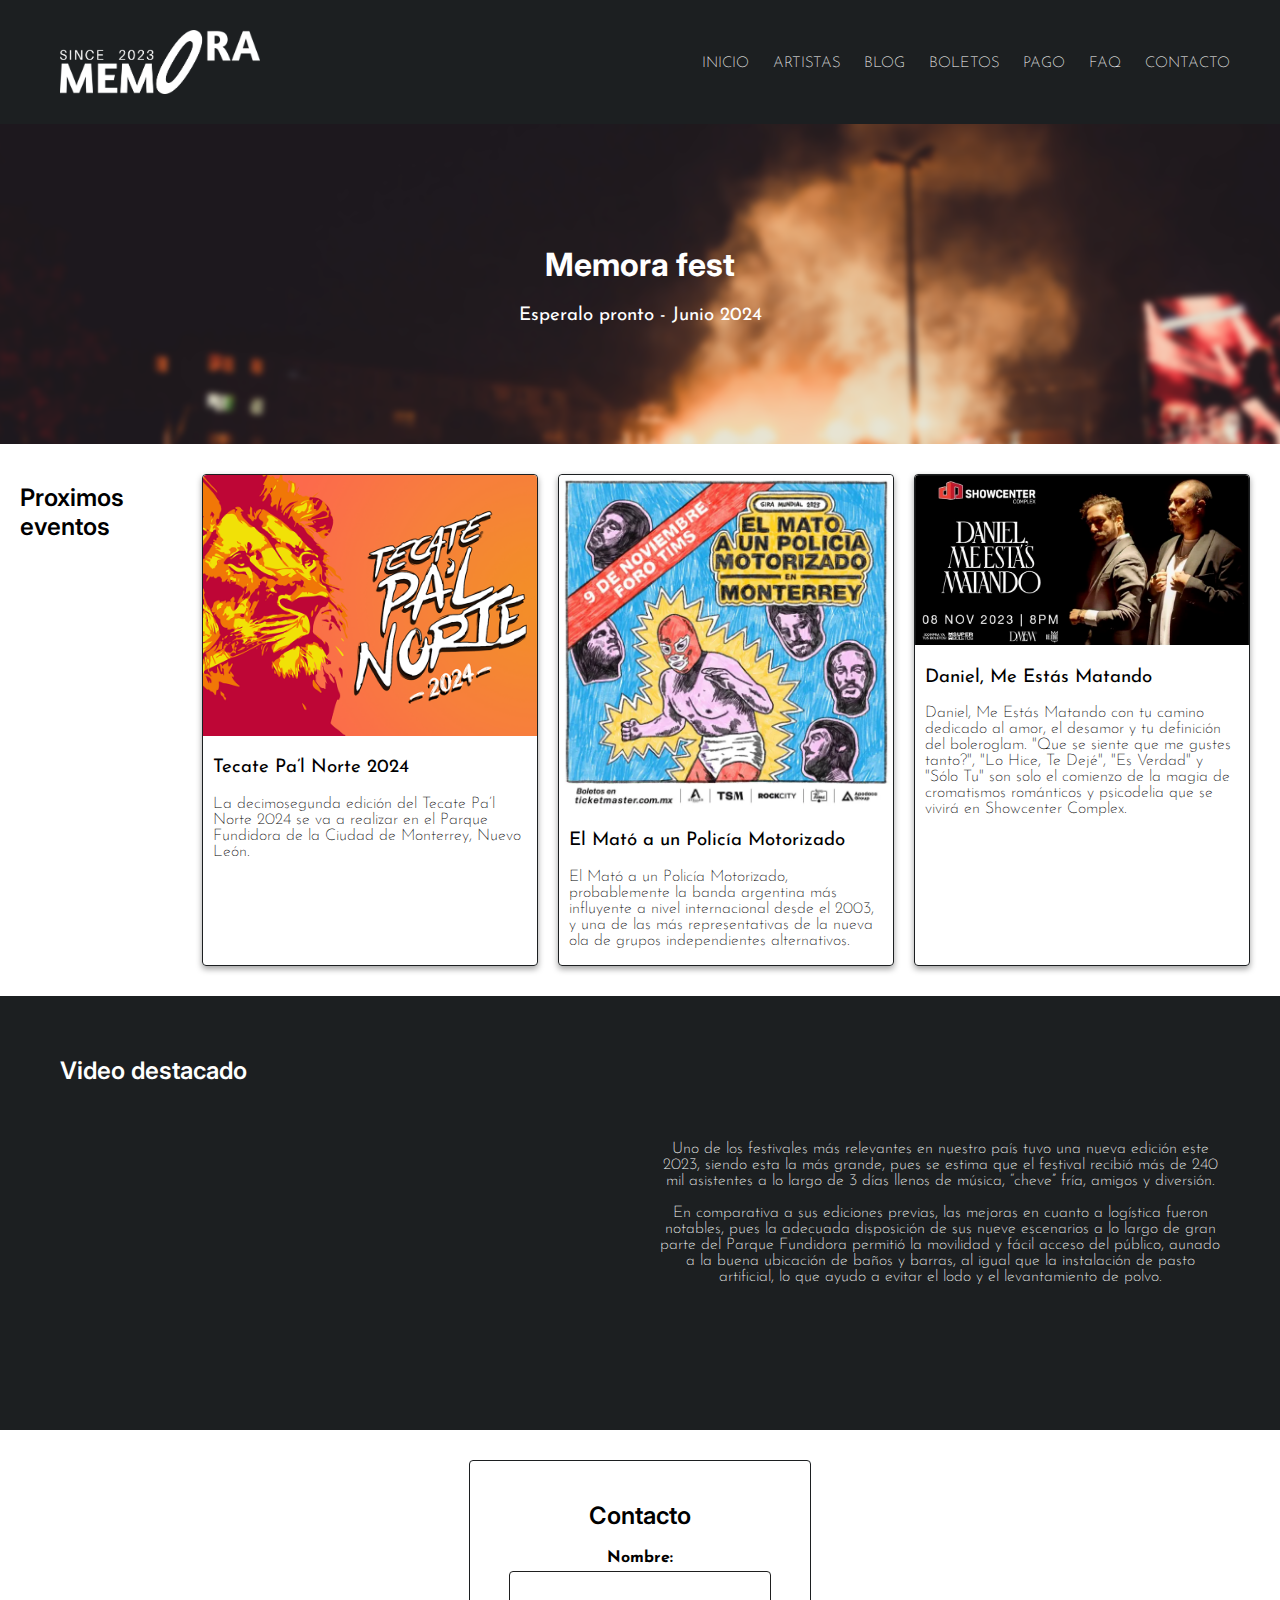
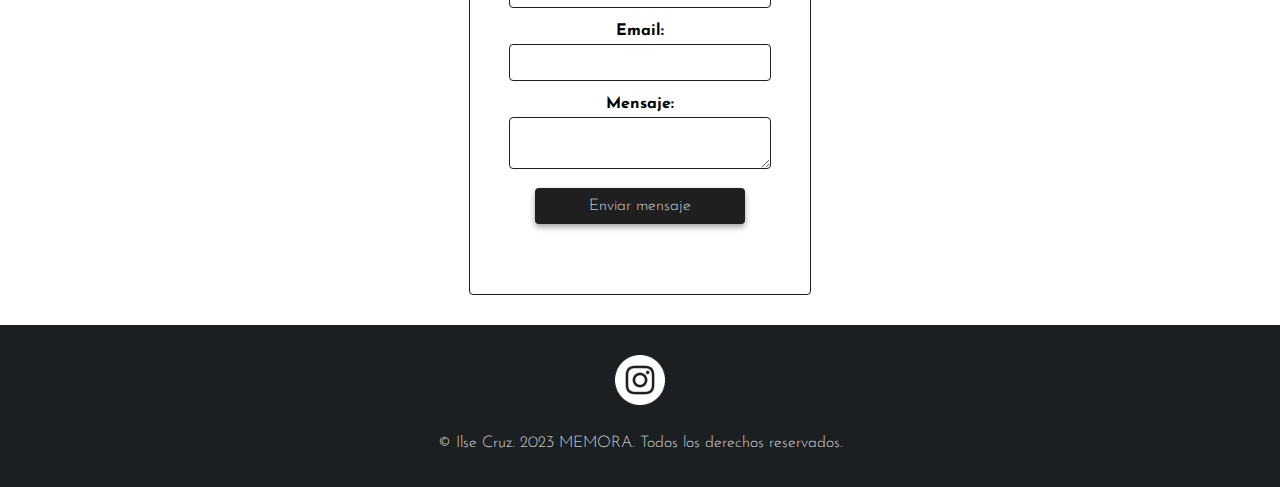
<file: index.html>
<!DOCTYPE html>
<html lang="es">
<head>
    <meta charset="utf-8">
    <meta name="description" content="Pagina web html5 y css, fase 2">
    <meta name="keywords" content="html, css, codigo, fase 2, web personal, diseño">
    <meta name="viewport" content="width=device-width, initial-scale=1.0">
    <title>Inicio</title>
    <link rel="stylesheet" href="css/estilos.css">
    <link href="https://fonts.googleapis.com/css2?family=Inter:wght@400;500;600;700&family=Josefin+Sans:wght@200;400&display=swap" rel="stylesheet">
</head>
<body>
    <header>
        <img src="img/logo.png" alt="logo" >
        <nav>
            <ul>
                <li><a href="#">INICIO</a></li>
                <li><a href="artistas.html"> ARTISTAS</a></li>
                <li><a href="blog.html">BLOG</a></li>
                <li><a href="boletos.html">BOLETOS</a></li>
                <li><a href="pago.html">PAGO</a></li>
                <li><a href="faq.html">FAQ</a></li>
                <li><a href="contacto.html">CONTACTO</a></li>
            </ul>
        </nav>
    </header>

    <section class="parallax">
        <div class="banner-text">
            <h1>Memora fest</h1>
            <h3>Esperalo pronto - Junio 2024</h3>
        </div>
    </section>

    <section id="proximos_eventos">
        <h2>Proximos eventos</h2>
        <div class="proximos">
            

        <div class="evento">
            <img src="img/pal norte.png" alt="artista 1">
            <h3>Tecate Pa’l Norte 2024</h3>
            <p>La decimosegunda edición del Tecate Pa’l Norte 2024 se va a realizar en el Parque Fundidora de la Ciudad de Monterrey, Nuevo León.</p>
        </div>

        <div class="evento">
            <img src="img/policia.webp" alt="artista 1">
            <h3>El Mató a un Policía Motorizado</h3>
            <p>El Mató a un Policía Motorizado, probablemente la banda argentina más influyente a nivel internacional desde el 2003, y una de las más representativas de la nueva ola de grupos independientes alternativos.</p>
        </div>

        <div class="evento">
            <img src="img/daniel.png" alt="artista 1">
            <h3>Daniel, Me Estás Matando</h3>
            <p>Daniel, Me Estás Matando con tu camino dedicado al amor, el desamor y tu definición del boleroglam. "Que se siente que me gustes tanto?", "Lo Hice, Te Dejé", "Es Verdad" y "Sólo Tu" son solo el comienzo de la magia de cromatismos románticos y psicodelia que se vivirá en Showcenter Complex.</p>
        </div>
    </div>
    </section>

    <section id="video">
        <div class="container">
            <div class="video">
                <h2>Video destacado</h2>
                <iframe src="https://player.vimeo.com/video/871191023?h=cdf9ffcf96&byline=0&portrait=0" 
                width="500" height="281" frameborder="0" allow="autoplay; fullscreen; picture-in-picture" 
                allowfullscreen></iframe> 
            </div>       
            <div class="right_column">
                    <p>Uno de los festivales más relevantes en nuestro país tuvo una nueva edición este 2023, siendo esta la más grande, pues se estima que el festival recibió más de 240 mil asistentes a lo largo de 3 días llenos de música, “cheve” fría, amigos y diversión. </p>
                    <p>En comparativa a sus ediciones previas, las mejoras en cuanto a logística fueron notables, pues la adecuada disposición de sus nueve escenarios a lo largo de gran parte del Parque Fundidora permitió la movilidad y fácil acceso del público, aunado a la buena ubicación de baños y barras, al igual que la instalación de pasto artificial, lo que ayudo a evitar el lodo y el levantamiento de polvo. </p>
            </div>
        </div>
       
    </section>

    <div class="parallax bottom">

    <section id="contact">
                <h2>Contacto</h2>
                <form id="contact-form" action="contact.php">
                    <div class="form-group">
                        <label for="name">Nombre:</label>
                        <input type="text" id="name" name="name" required>
                    </div>
                    <div class="form-group">
                        <label for="email">Email:</label>
                        <input type="email" id="email" name="email" required>
                    </div>
                    <div class="form-group">
                        <label for="message">Mensaje:</label>
                        <textarea name="message" id="message" required></textarea>
                    </div>
                    <button id="pago" type="submit">Enviar mensaje</button>
                </form>
    </section>

</div>
    <footer>
        <section id="footer">
                <div class="redes">
                    <a href="https://www.instagram.com/maria.ylucidez/" target="_blank"><img src="img/instagram.png" alt="instagram" width="50px"></a>
                </div>
        </section>

        <p>&copy; Ilse Cruz. 2023 MEMORA. Todos los derechos reservados.</p>
    </footer>

    <script src="script.js"></script>
</body>
</html>
</file>
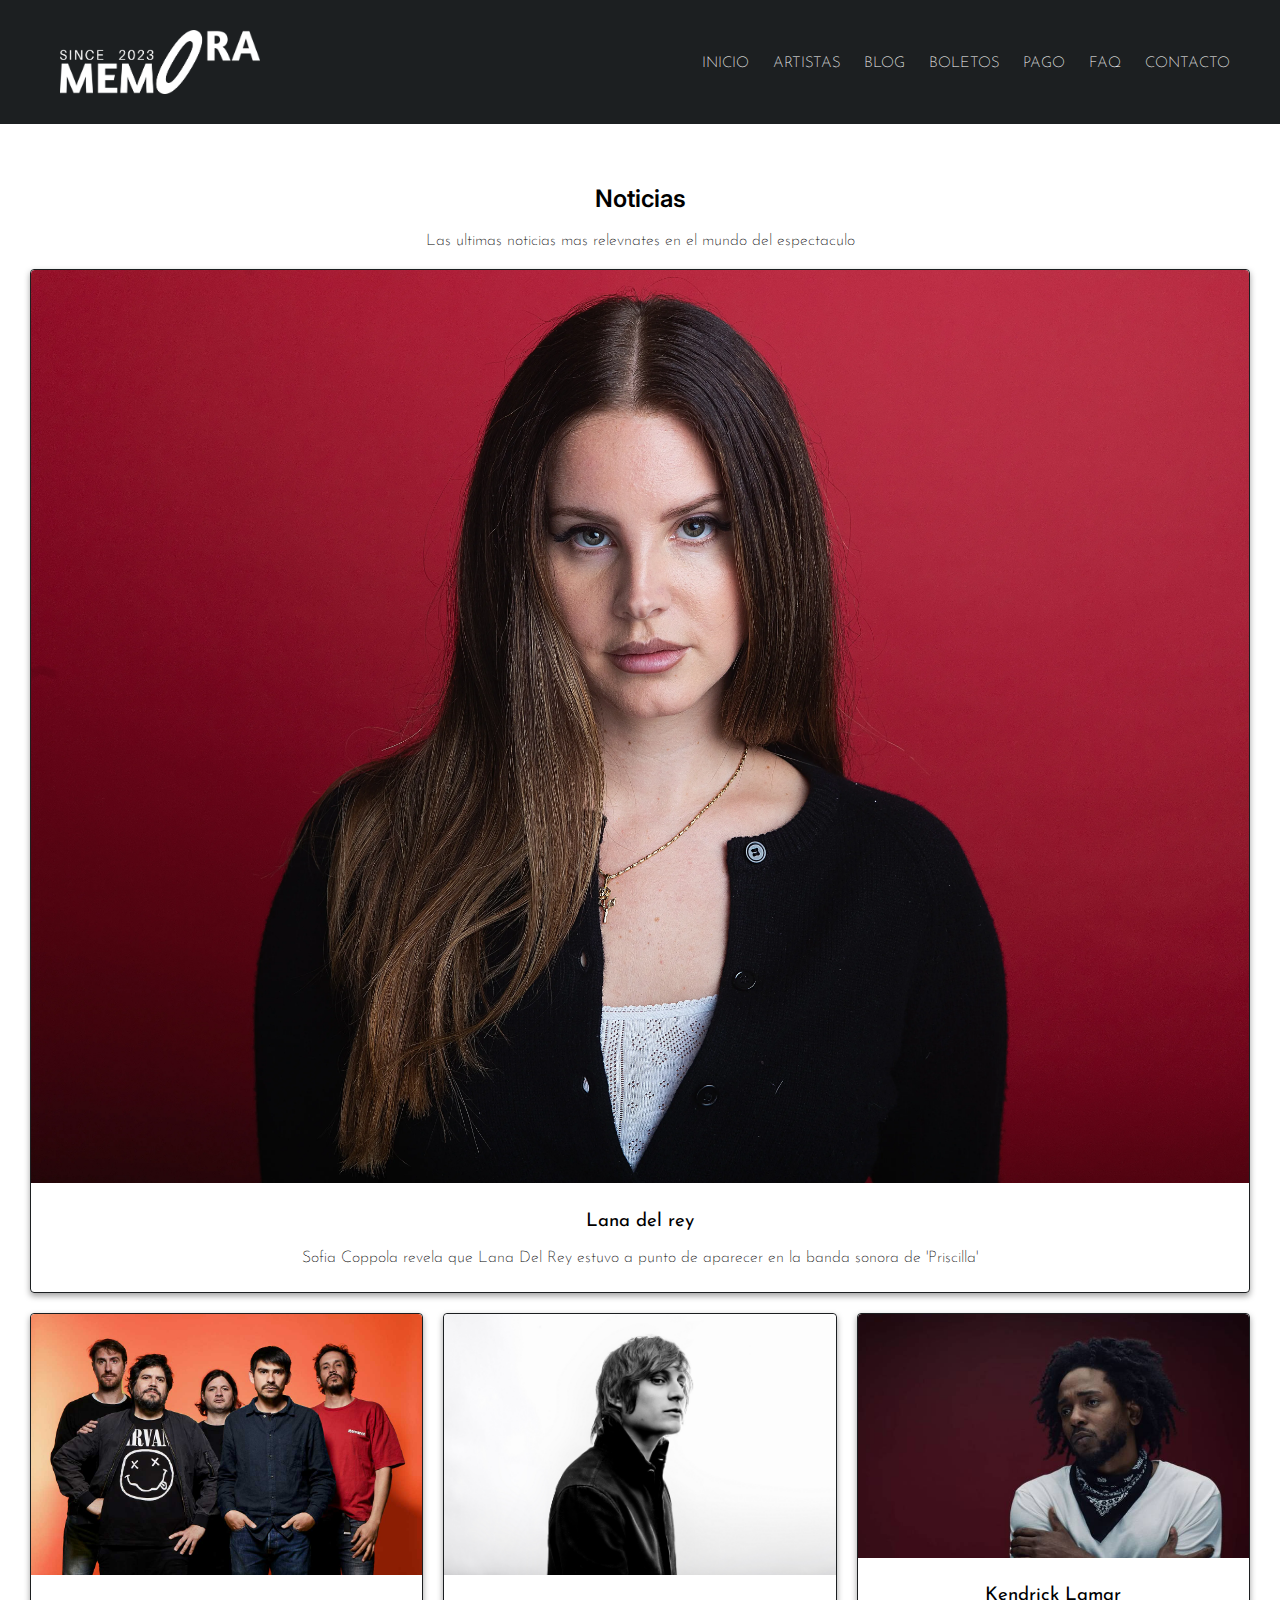
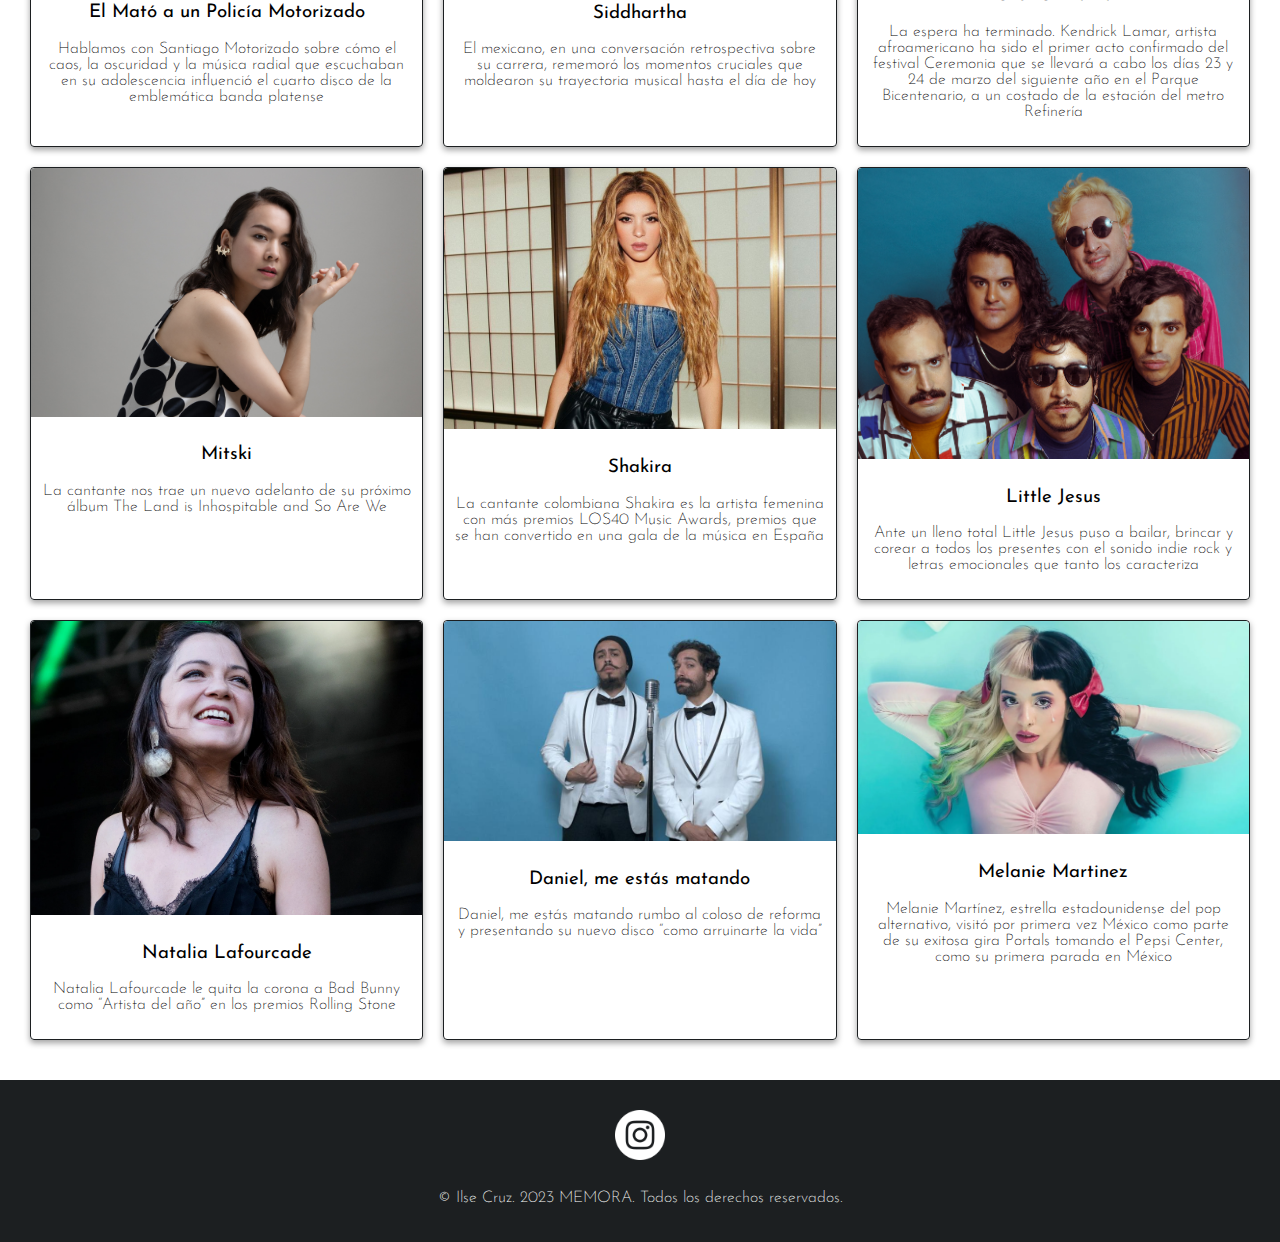
<file: blog.html>
<!DOCTYPE html>
<html lang="es">
<head>
    <meta charset="utf-8">
    <meta name="description" content="Pagina web html5 y css, fase 2">
    <meta name="keywords" content="html, css, codigo, fase 2, web personal, diseño">
    <meta name="viewport" content="width=device-width, initial-scale=1.0">
    <title>Blog</title>
    <link rel="stylesheet" href="css/estilos.css">
    <link href="https://fonts.googleapis.com/css2?family=Inter:wght@400;500;600;700&family=Josefin+Sans:wght@200;400&display=swap" rel="stylesheet">
</head>
<body>
    <header>
        <img src="img/logo.png" alt="logo" >
        <nav>
            <ul>
                <li><a href="index.html">INICIO</a></li>
                <li><a href="artistas.html"> ARTISTAS</a></li>
                <li><a href="#">BLOG</a></li>
                <li><a href="boletos.html">BOLETOS</a></li>
                <li><a href="pago.html">PAGO</a></li>
                <li><a href="faq.html">FAQ</a></li>
                <li><a href="contacto.html">CONTACTO</a></li>
            </ul>
        </nav>
    </header>

    <section  id="blog">
        <div class="destacado">
            <h2>Noticias</h2>
            <p>Las ultimas noticias mas relevnates en el mundo del espectaculo</p>
        </div>
        
       <div class="noticias">
        <div id="lana" class="noticia grande">
            <img src="img/lana.webp" alt="lana">
            <div class="description">
                <h3>Lana del rey</h3>
                <p>Sofia Coppola revela que Lana Del Rey estuvo a punto de aparecer en la banda sonora de 'Priscilla'</p>
            </div>
        </div>

        <div id="policia" class="noticia">
            <img src="img/el-mato-a-un-policia-motorizado.jpg" alt="lana">
            <div class="description">
                <h3>El Mató a un Policía Motorizado</h3>
                <p>Hablamos con Santiago Motorizado sobre cómo el caos, la oscuridad y la música radial que escuchaban en su adolescencia influenció el cuarto disco de la emblemática banda platense</p>
            </div>
        </div>
        <div class="noticia">
            <img src="img/sidd.jpeg" alt="sidd">
            <div class="description">
                <h3>Siddhartha</h3>
                <p>El mexicano, en una conversación retrospectiva sobre su carrera, rememoró los momentos cruciales que moldearon su trayectoria musical hasta el día de hoy</p>
            </div>
        </div>
        <div class="noticia">
            <img src="img/kendrick.jpeg" alt="kendrick">
            <div class="description">
                <h3>Kendrick Lamar</h3>
                <p>La espera ha terminado. Kendrick Lamar, artista afroamericano ha sido el primer acto confirmado del festival Ceremonia que se llevará a cabo los días 23 y 24 de marzo del siguiente año en el Parque Bicentenario, a un costado de la estación del metro Refinería</p>
            </div>
        </div>
        <div class="noticia">
            <img src="img/mitski.jpeg" alt="Mitski">
            <div class="description">
                <h3>Mitski</h3>
                <p>La cantante nos trae un nuevo adelanto de su próximo álbum The Land is Inhospitable and So Are We</p>
            </div>
        </div>
        <div class="noticia">
            <img src="img/shakira.jpeg" alt="Shakira">
            <div class="description">
                <h3>Shakira</h3>
                <p>La cantante colombiana Shakira es la artista femenina con más premios LOS40 Music Awards, premios que se han convertido en una gala de la música en España</p>
            </div>
        </div>
        <div class="noticia">
            <img src="img/little.jpeg" alt="">
            <div class="description">
                <h3>Little Jesus</h3>
                <p>Ante un lleno total Little Jesus puso a bailar, brincar y corear a todos los presentes con el sonido indie rock y letras emocionales que tanto los caracteriza</p>
            </div>
        </div>
        <div class="noticia">
            <img src="img/natalia.webp" alt="natalia">
            <div class="description">
                <h3>Natalia Lafourcade</h3>
                <p>Natalia Lafourcade le quita la corona a Bad Bunny como “Artista del año” en los premios Rolling Stone</p>
            </div>
        </div>
        <div class="noticia">
            <img src="img/daniel2.jpeg" alt="daniel">
            <div class="description">
                <h3>Daniel, me estás matando</h3>
                <p>Daniel, me estás matando rumbo al coloso de reforma y presentando su nuevo disco “como arruinarte la vida”</p>
            </div>
        </div>
        <div class="noticia">
            <img src="img/melanie.webp" alt="melanie">
            <div class="description">
                <h3>Melanie Martinez</h3>
                <p>Melanie Martínez, estrella estadounidense del pop alternativo, visitó por primera vez México como parte de su exitosa gira Portals tomando el Pepsi Center, como su primera parada en México</p>
            </div>
        </div>
       </div>
    </section>


    <footer>
        <section id="footer">
                <div class="redes">
                    <a href="https://www.instagram.com/maria.ylucidez/" target="_blank"><img src="img/instagram.png" alt="instagram" width="50px"></a>
                 </div>
        </section>

        <p>&copy; Ilse Cruz. 2023 MEMORA. Todos los derechos reservados.</p>
    </footer>

    <script src="script.js"></script>
</body>
</html>
</file>
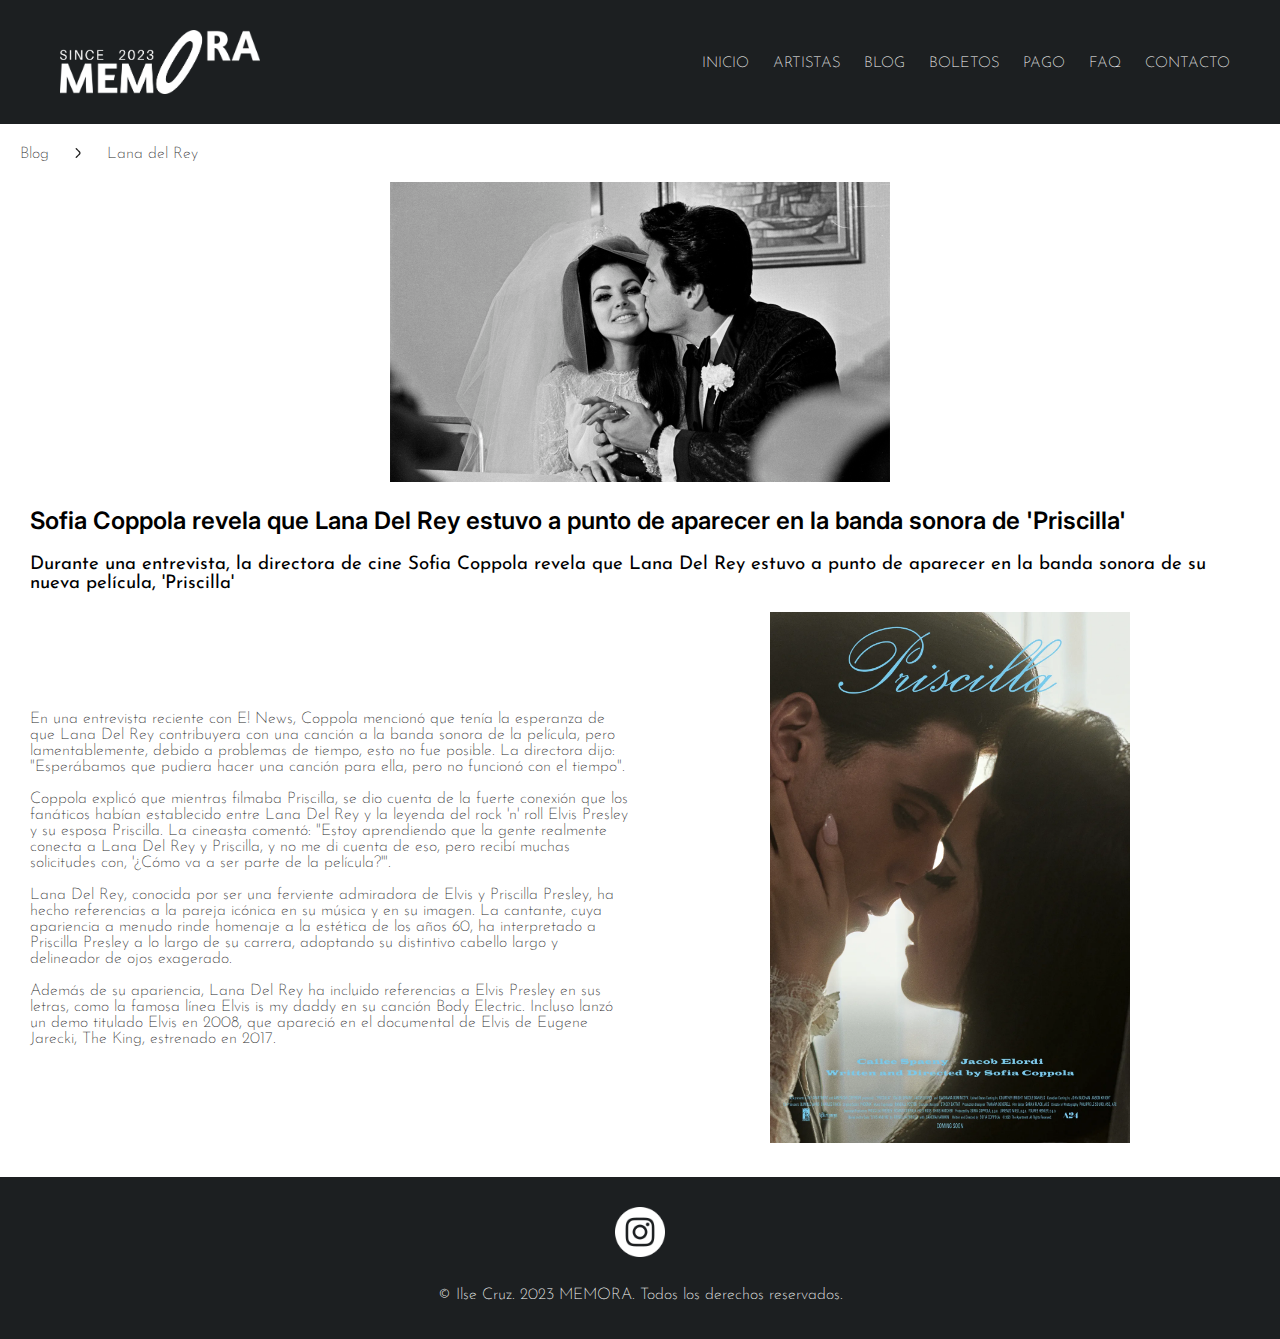
<file: blog_lana.html>
<!DOCTYPE html>
<html lang="es">
<head>
    <meta charset="utf-8">
    <meta name="description" content="Pagina web html5 y css, fase 2">
    <meta name="keywords" content="html, css, codigo, fase 2, web personal, diseño">
    <meta name="viewport" content="width=device-width, initial-scale=1.0">
    <title>Blog</title>
    <link rel="stylesheet" href="css/estilos.css">
    <link href="https://fonts.googleapis.com/css2?family=Inter:wght@400;500;600;700&family=Josefin+Sans:wght@200;400&display=swap" rel="stylesheet">
</head>
<body>
    <header>
        <img src="img/logo.png" alt="logo" >
        <nav>
            <ul>
              <li><a href="index.html">INICIO</a></li>
              <li><a href="artistas.html"> ARTISTAS</a></li>
              <li><a href="blog.html">BLOG</a></li>
              <li><a href="boletos.html">BOLETOS</a></li>
              <li><a href="pago.html">PAGO</a></li>
              <li><a href="faq.html">FAQ</a></li>
              <li><a href="contacto.html">CONTACTO</a></li>
            </ul>
        </nav>
    </header>

    <div class="menu">
      <ul>
        <li><a href="blog.html">Blog</a></li>
        <li><img src="img/angulo-derecho.png" alt="algulo"></li>
        <li><a href="#">Lana del Rey</a></li>
      </ul>
    </div>
   

    <div class="image-slideshow">
        <div class="image fade">
        <img src="img/lana1.png" alt="Mountain Top">
        </div>        
        <div class="image fade">
        <img src="img/lana2.png" alt="Palm Trees">
        </div>        
        <div class="image fade">
        <img src="img/lana3.png" alt="Neon Sign">
        </div>
      </div>

      <section id="nota">
        <h2>Sofia Coppola revela que Lana Del Rey estuvo a punto de aparecer en la banda sonora de 'Priscilla'</h2>
        <h3>Durante una entrevista, la directora de cine Sofia Coppola revela que Lana Del Rey estuvo a punto de 
          aparecer en la banda sonora de su nueva película, 'Priscilla'</h3>
          <div class="container">
            <div class="video">        
              <p >En una entrevista reciente con E! News, Coppola mencionó que tenía la esperanza de que Lana Del Rey contribuyera con una canción a la banda sonora de la película, pero lamentablemente, debido a problemas de tiempo, 
              esto no fue posible. La directora dijo: "Esperábamos que pudiera hacer una canción para ella, pero no funcionó con el tiempo".</p>
              <p>Coppola explicó que mientras filmaba Priscilla, se dio cuenta de la fuerte conexión que los fanáticos habían establecido entre Lana Del Rey y la leyenda del rock 'n' roll Elvis Presley y su esposa Priscilla. La cineasta comentó: "Estoy aprendiendo que la gente realmente conecta a Lana Del Rey y Priscilla, y no me di cuenta de eso, pero recibí muchas solicitudes con, '¿Cómo va a ser parte de la película?'".</p>

              <p>Lana Del Rey, conocida por ser una ferviente admiradora de Elvis y Priscilla Presley, ha hecho referencias a la pareja icónica en su música y en su imagen. La cantante, cuya apariencia a menudo rinde homenaje a la estética de los años 60, 
                ha interpretado a Priscilla Presley a lo largo de su carrera, adoptando su distintivo cabello largo y delineador de ojos exagerado.</p>
                <p>Además de su apariencia, Lana Del Rey ha incluido referencias a Elvis Presley en sus letras, como la famosa línea Elvis is my daddy en su canción Body Electric. Incluso lanzó un demo titulado Elvis en 2008, que apareció en el documental de Elvis de Eugene Jarecki, The King, estrenado en 2017.</p>
            </div>
    <div class="right_column">
  <img src="img/priscilla.webp" alt="poster pelicula" width="60%">
    </div>
          </div>
          
      </section>

    <footer>
        <section id="footer">
                <div class="redes">
                  <a href="https://www.instagram.com/maria.ylucidez/" target="_blank"><img src="img/instagram.png" alt="instagram" width="50px"></a>
                </div>
        </section>

        <p>&copy; Ilse Cruz. 2023 MEMORA. Todos los derechos reservados.</p>
    </footer>

    <script>
        let index = 0;
displayImages();
function displayImages() {
  let i;
  const images = document.getElementsByClassName("image");
  for (i = 0; i < images.length; i++) {
    images[i].style.display = "none";
  }
  index++;
  if (index > images.length) {
    index = 1;
  }
  images[index-1].style.display = "block";
  setTimeout(displayImages, 2000); 
}
    </script>
</body>
</html>
</file>
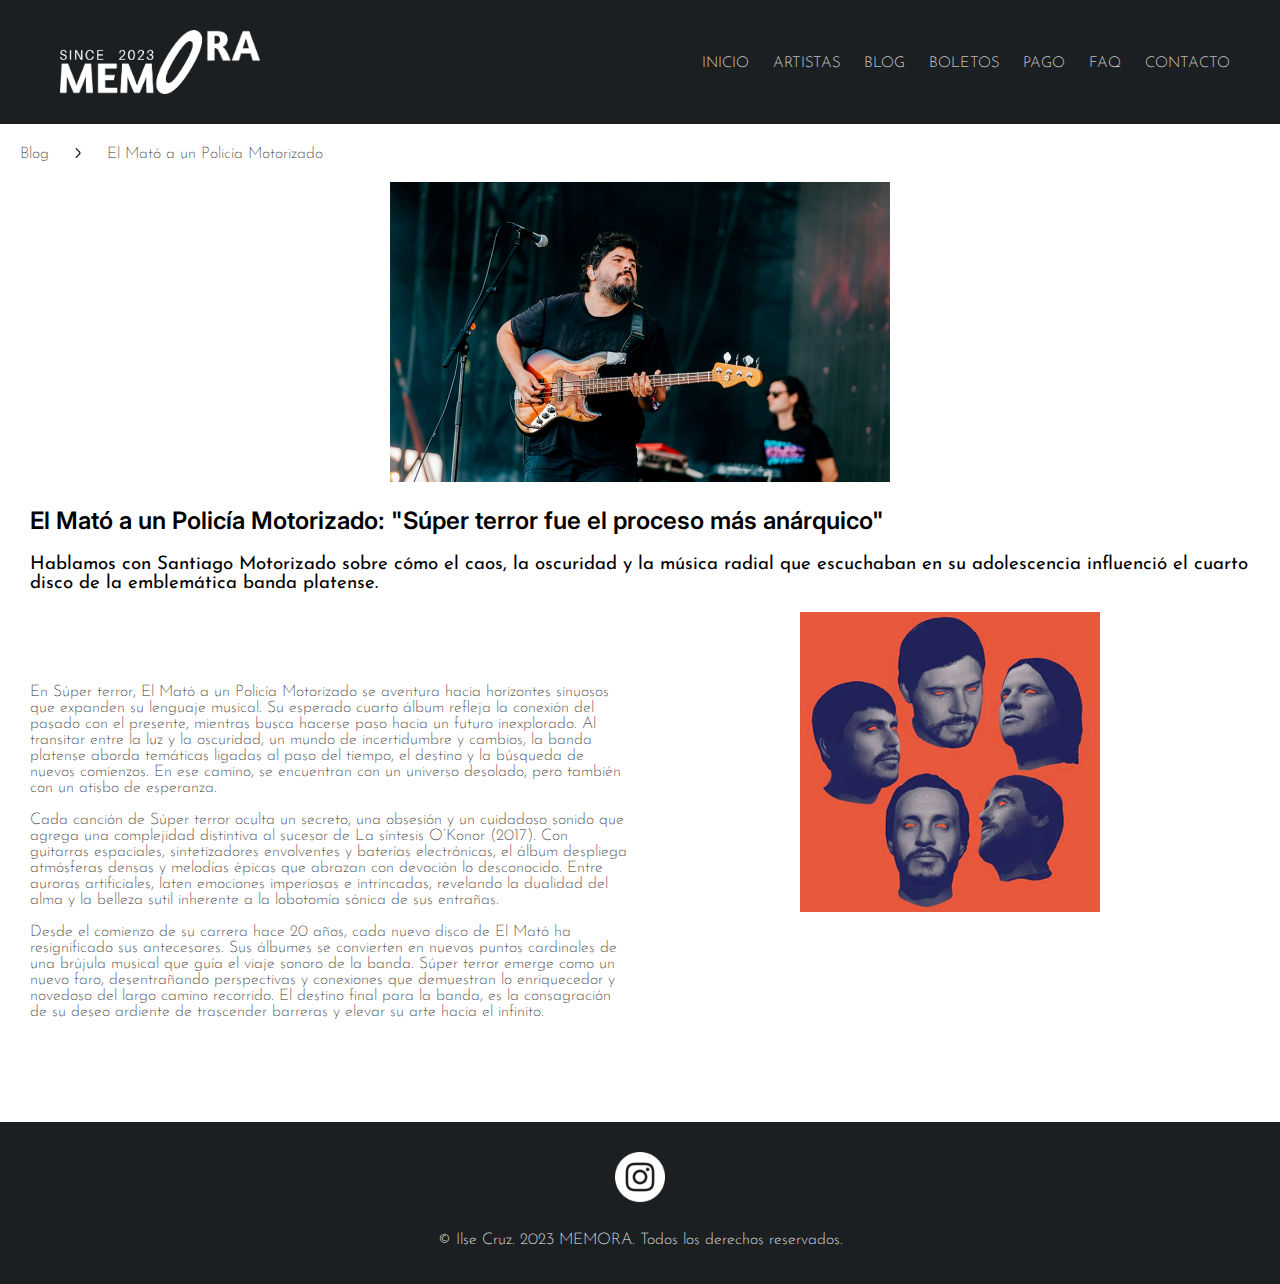
<file: blog_policia.html>
<!DOCTYPE html>
<html lang="es">
<head>
    <meta charset="utf-8">
    <meta name="description" content="Pagina web html5 y css, fase 2">
    <meta name="keywords" content="html, css, codigo, fase 2, web personal, diseño">
    <meta name="viewport" content="width=device-width, initial-scale=1.0">
    <title>Blog</title>
    <link rel="stylesheet" href="css/estilos.css">
    <link href="https://fonts.googleapis.com/css2?family=Inter:wght@400;500;600;700&family=Josefin+Sans:wght@200;400&display=swap" rel="stylesheet">
</head>
<body>
    <header>
        <img src="img/logo.png" alt="logo" >
        <nav>
            <ul>
              <li><a href="index.html">INICIO</a></li>
              <li><a href="artistas.html"> ARTISTAS</a></li>
              <li><a href="blog.html">BLOG</a></li>
              <li><a href="boletos.html">BOLETOS</a></li>
              <li><a href="pago.html">PAGO</a></li>
              <li><a href="faq.html">FAQ</a></li>
              <li><a href="contacto.html">CONTACTO</a></li>
            </ul>
        </nav>
    </header>

    <div class="menu">
      <ul>
        <li><a href="blog.html">Blog</a></li>
        <li><img src="img/angulo-derecho.png" alt="algulo"></li>
        <li><a href="#">El Mató a un Policía Motorizado</a></li>
      </ul>
    </div>
   

    <div class="image-slideshow">
        <div class="image fade">
        <img src="img/policia1.png" alt="Mountain Top">
        </div>        
        <div class="image fade">
        <img src="img/policia2.png" alt="Palm Trees">
        </div>        
      </div>

      <section id="nota">
        <h2>El Mató a un Policía Motorizado: "Súper terror fue el proceso más anárquico"</h2>
        <h3>Hablamos con Santiago Motorizado sobre cómo el caos, la oscuridad y la música radial que escuchaban en su adolescencia influenció el cuarto disco de la emblemática banda platense.</h3>

          <div class="container">
            <div class="video">
              <p>En Súper terror, El Mató a un Policía Motorizado se aventura hacia horizontes sinuosos que expanden su lenguaje musical. Su esperado cuarto álbum refleja la conexión del pasado con el presente, mientras busca hacerse paso hacia un futuro inexplorado. Al transitar entre la luz y la oscuridad, un mundo de incertidumbre y cambios, la banda platense aborda temáticas ligadas al paso del tiempo, el destino y la búsqueda de nuevos comienzos. En ese camino, se encuentran con un universo desolado, pero también con un atisbo de esperanza.</p>
              <p>Cada canción de Súper terror oculta un secreto, una obsesión y un cuidadoso sonido que agrega una complejidad distintiva al sucesor de La síntesis O’Konor (2017). Con guitarras espaciales, sintetizadores envolventes y baterías electrónicas, el álbum despliega atmósferas densas y melodías épicas que abrazan con devoción lo desconocido. Entre auroras artificiales, laten emociones imperiosas e intrincadas, revelando la dualidad del alma y la belleza sutil inherente a la lobotomía sónica de sus entrañas.</p>
              <p>Desde el comienzo de su carrera hace 20 años, cada nuevo disco de El Mató ha resignificado sus antecesores. Sus álbumes se convierten en nuevos puntos cardinales de una brújula musical que guía el viaje sonoro de la banda. Súper terror emerge como un nuevo faro, desentrañando perspectivas y conexiones que demuestran lo enriquecedor y novedoso del largo camino recorrido. El destino final para la banda, es la consagración de su deseo ardiente de trascender barreras y elevar su arte hacia el infinito.</p>
            </div>
    <div class="right_column">
  <img src="img/policia_album.jpeg" alt="policia_album" width="50%">
  <p>“La idea fue armar un relato con todas las formas de los álbumes con los que crecimos y con los que hemos hecho”, explica Santiago Motorizado en conversación con Indie Hoy, mientras la banda se prepara para dos presentaciones en el Luna Park. Y es que los discos de El Mató tejen su propio imaginario. En esta oportunidad, la banda crea una ensoñación ciberdistópica, fusionando vestigios de su adolescencia con las fantasmagorías y dolencias de la era post pandemia. Súper terror entrelaza la herencia alternativa con una vuelta de tuerca ultramoderna para el grupo, preservando su esencia en la distorsión de cada verso, nota e imagen que florece en la retención del público, permitiéndole decodificarlo o deformarlo según su propia experiencia.</p>
    </div>
          </div>
          
      </section>

    <footer>
        <section id="footer">
                <div class="redes">
                  <a href="https://www.instagram.com/maria.ylucidez/" target="_blank"><img src="img/instagram.png" alt="instagram" width="50px"></a>
                </div>
        </section>

        <p>&copy; Ilse Cruz. 2023 MEMORA. Todos los derechos reservados.</p>
    </footer>

    <script>
        let index = 0;
displayImages();
function displayImages() {
  let i;
  const images = document.getElementsByClassName("image");
  for (i = 0; i < images.length; i++) {
    images[i].style.display = "none";
  }
  index++;
  if (index > images.length) {
    index = 1;
  }
  images[index-1].style.display = "block";
  setTimeout(displayImages, 2000); 
}
    </script>
</body>
</html>
</file>
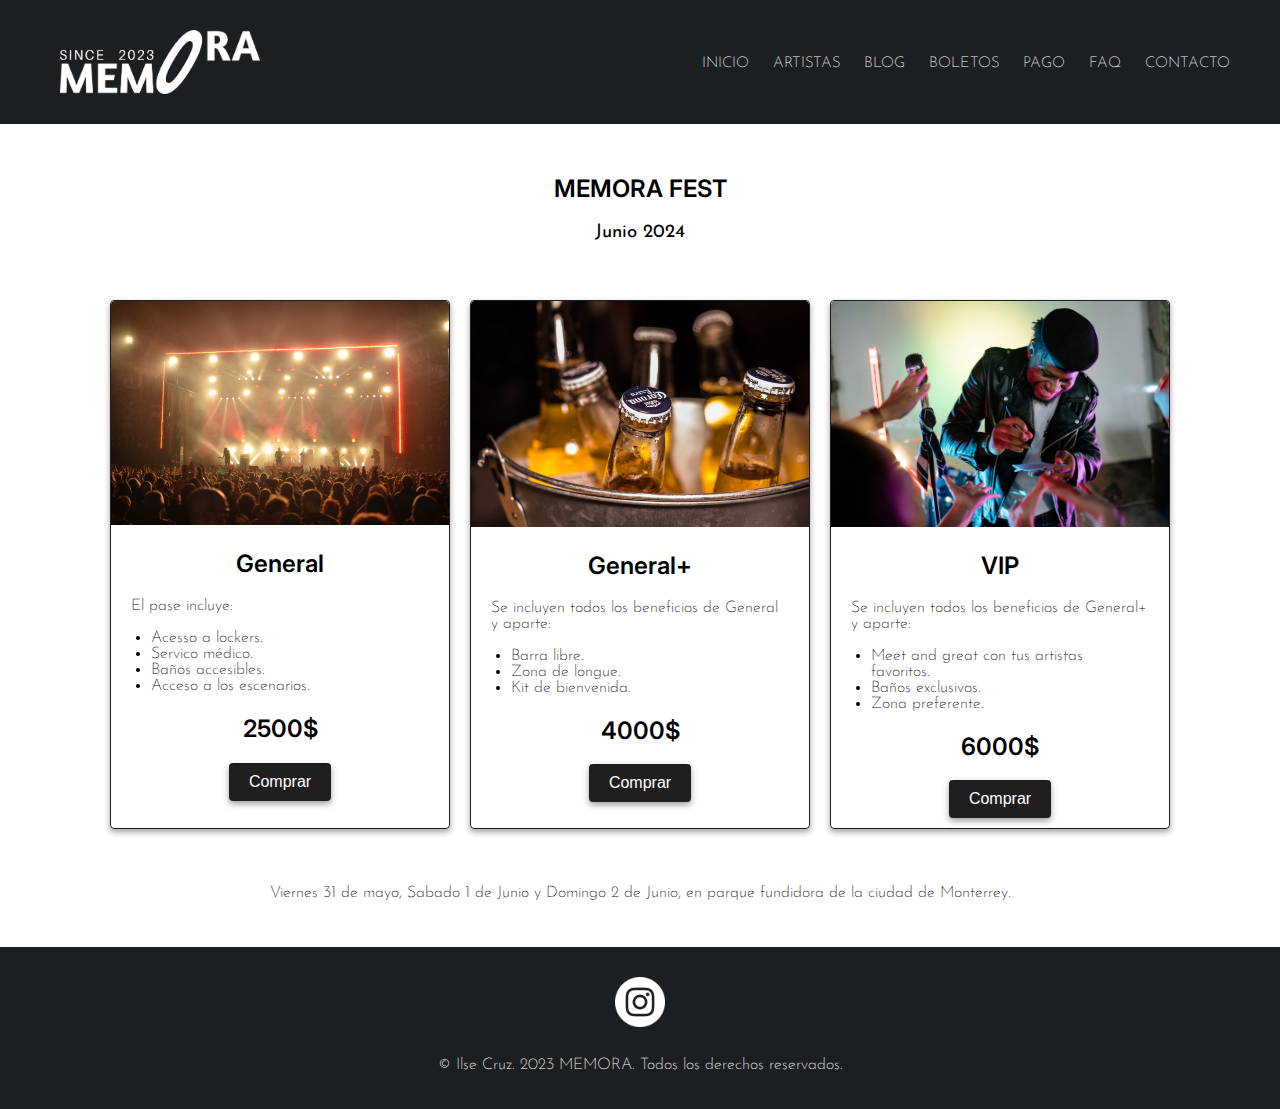
<file: boletos.html>
<!DOCTYPE html>
<html lang="es">
<head>
    <meta charset="utf-8">
    <meta name="description" content="Pagina web html5 y css, fase 2">
    <meta name="keywords" content="html, css, codigo, fase 2, web personal, diseño">
    <meta name="viewport" content="width=device-width, initial-scale=1.0">
    <title>Boletos</title>
    <link rel="stylesheet" href="css/estilos.css">
    <link href="https://fonts.googleapis.com/css2?family=Inter:wght@400;500;600;700&family=Josefin+Sans:wght@200;400&display=swap" rel="stylesheet">
    <link rel="stylesheet" href="https://fonts.googleapis.com/css2?family=Material+Symbols+Outlined:opsz,wght,FILL,GRAD@24,400,0,0" />
</head>
<body>
    <header>
        <img src="img/logo.png" alt="logo" >
        <nav>
            <ul>
                <li><a href="index.html">INICIO</a></li>
                <li><a href="artistas.html"> ARTISTAS</a></li>
                <li><a href="blog.html">BLOG</a></li>
                <li><a href="#">BOLETOS</a></li>
                <li><a href="pago.html">PAGO</a></li>
                <li><a href="faq.html">FAQ</a></li>
                <li><a href="contacto.html">CONTACTO</a></li>
            </ul>
        </nav>
    </header>

    <div class="mensaje">
 <h2>MEMORA FEST</h2>
 <h3>Junio 2024</h3>
    </div>

    <section id="boletos">
<div class="tarjeta">   
     <img src="img/general.jpg" alt="">
<h2>General</h2>
<p>El pase incluye:</p>
<ul>
    <li>Acesso a lockers.</li>
    <li>Servico médico.</li>
    <li>Baños accesibles.</li>
    <li>Acceso a los escenarios.</li>
</ul>
<h2 class="precio">2500$</h2>
<a href="pago.html"><button>Comprar</button></a>
</div>

<div class="tarjeta">
    <img src="img/general+.jpg" alt="">
    <h2>General+</h2>
    <p>Se incluyen todos los beneficios de General y aparte:</p>
    <ul>
        <li>Barra libre.</li>
        <li>Zona de longue.</li>
        <li>Kit de bienvenida.</li>
    </ul>
    <h2 class="precio">4000$</h2>
    <a href="pago.html"><button>Comprar</button></a>
</div>

    <div class="tarjeta">
        <img src="img/VIP.jpg" alt="">
        <h2>VIP</h2>
        <p>Se incluyen todos los beneficios de General+ y aparte:</p>
        <ul>
            <li>Meet and great con tus artistas favoritos.</li>
            <li>Baños exclusivos.</li>
            <li>Zona preferente.</li>
        </ul>
        <h2 class="precio">6000$</h2>
        <a href="pago.html"><button>Comprar</button></a>
    </div>
</section>

<div class="mensaje">
    <p>Viernes 31 de mayo, Sabado 1 de Junio y Domingo 2 de Junio, en parque fundidora de la ciudad de Monterrey. </p>
</div>
    <footer>
        <section id="footer">
                <div class="redes">
                    <a href="https://www.instagram.com/maria.ylucidez/" target="_blank"><img src="img/instagram.png" alt="instagram" width="50px"></a>
                 </div>
        </section>
    
        <p>&copy; Ilse Cruz. 2023 MEMORA. Todos los derechos reservados.</p>
    </footer>
    
    <script src="script.js"></script>
    </body>
    </html>
</file>
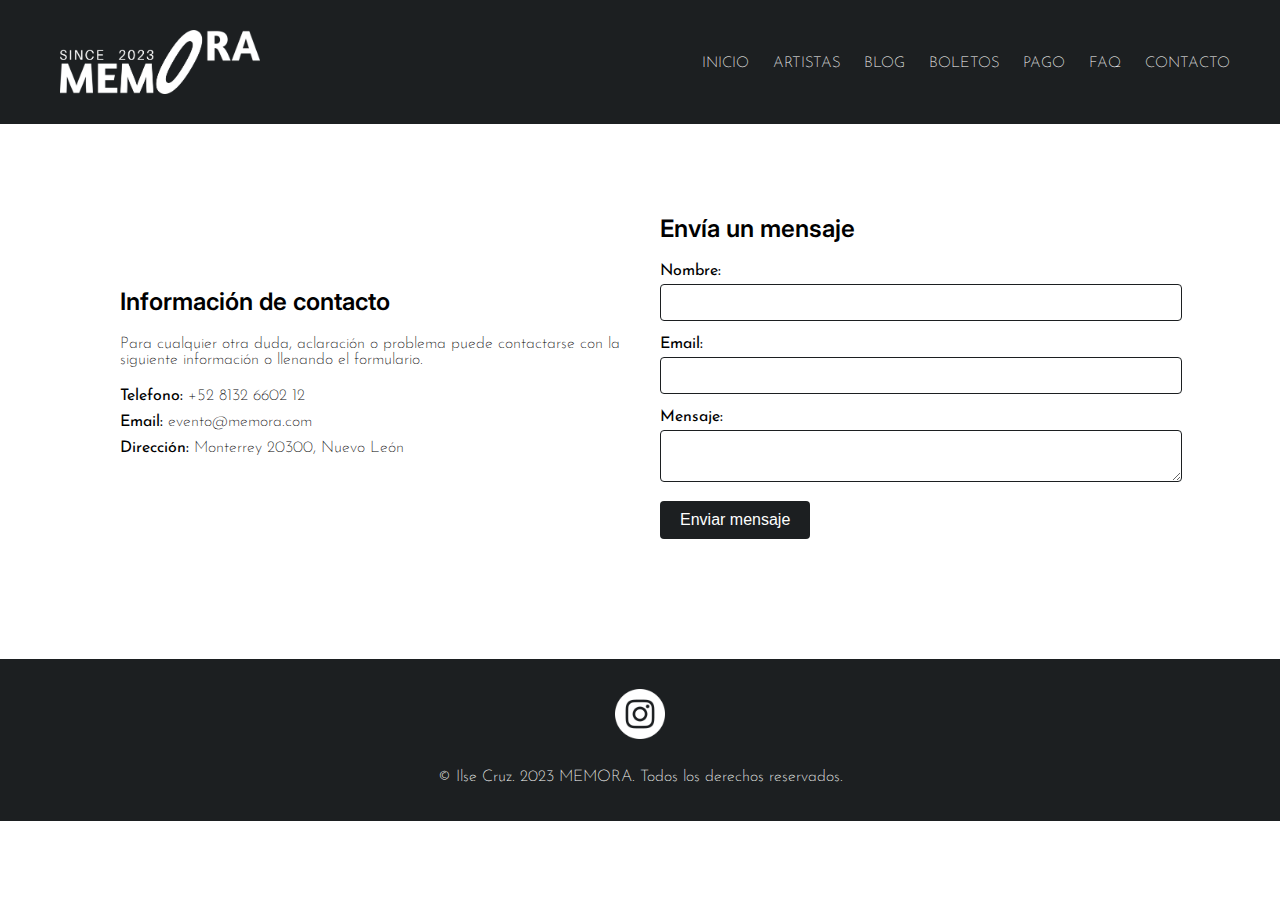
<file: contacto.html>
<!DOCTYPE html>
<html lang="es">
<head>
    <meta charset="utf-8">
    <meta name="description" content="Pagina web html5 y css, fase 2">
    <meta name="keywords" content="html, css, codigo, fase 2, web personal, diseño">
    <meta name="viewport" content="width=device-width, initial-scale=1.0">
    <title>Contacto</title>
    <link rel="stylesheet" href="css/estilos.css">
    <link href="https://fonts.googleapis.com/css2?family=Inter:wght@400;500;600;700&family=Josefin+Sans:wght@200;400&display=swap" rel="stylesheet">
</head>
<body>
    <header>
        <img src="img/logo.png" alt="logo" >
        <nav>
            <ul>
              <li><a href="index.html">INICIO</a></li>
              <li><a href="artistas.html"> ARTISTAS</a></li>
              <li><a href="blog.html">BLOG</a></li>
              <li><a href="boletos.html">BOLETOS</a></li>
              <li><a href="pago.html">PAGO</a></li>
              <li><a href="faq.html">FAQ</a></li>
              <li><a href="#">CONTACTO</a></li>
            </ul>
        </nav>
    </header>
    <section id="contact1">
        <div class="container1">
            <div class="left-column1">
                <h2>Información de contacto</h2>
                <p>Para cualquier otra duda, aclaración o problema puede contactarse con la siguiente información o llenando el formulario.</p>
                <ul>
                    <li><strong>Telefono:</strong> +52 8132 6602 12</li>
                    <li><strong>Email:</strong> evento@memora.com</li>
                    <li><strong>Dirección:</strong> Monterrey 20300, Nuevo León</li>
                </ul>
            </div>

            <div class="right_column1">
                <h2> Envía un mensaje</h2>
                <form id="contact-form" action="contact.php">
                    <div class="form-group">
                        <label for="name">Nombre:</label>
                        <input type="text" id="name" name="name" required>
                    </div>
                    <div class="form-group">
                        <label for="email">Email:</label>
                        <input type="email" id="email" name="email" required>
                    </div>
                    <div class="form-group">
                        <label for="message">Mensaje:</label>
                        <textarea name="message" id="message" required></textarea>
                    </div>
                    <button type="submit">Enviar mensaje</button>
                </form>
            </div>
        </div>
    </section>
    <footer>
        <section id="footer">
                <div class="redes">
                  <a href="https://www.instagram.com/maria.ylucidez/" target="_blank"><img src="img/instagram.png" alt="instagram" width="50px"></a>
                </div>
        </section>

        <p>&copy; Ilse Cruz. 2023 MEMORA. Todos los derechos reservados.</p>
    </footer>
</file>
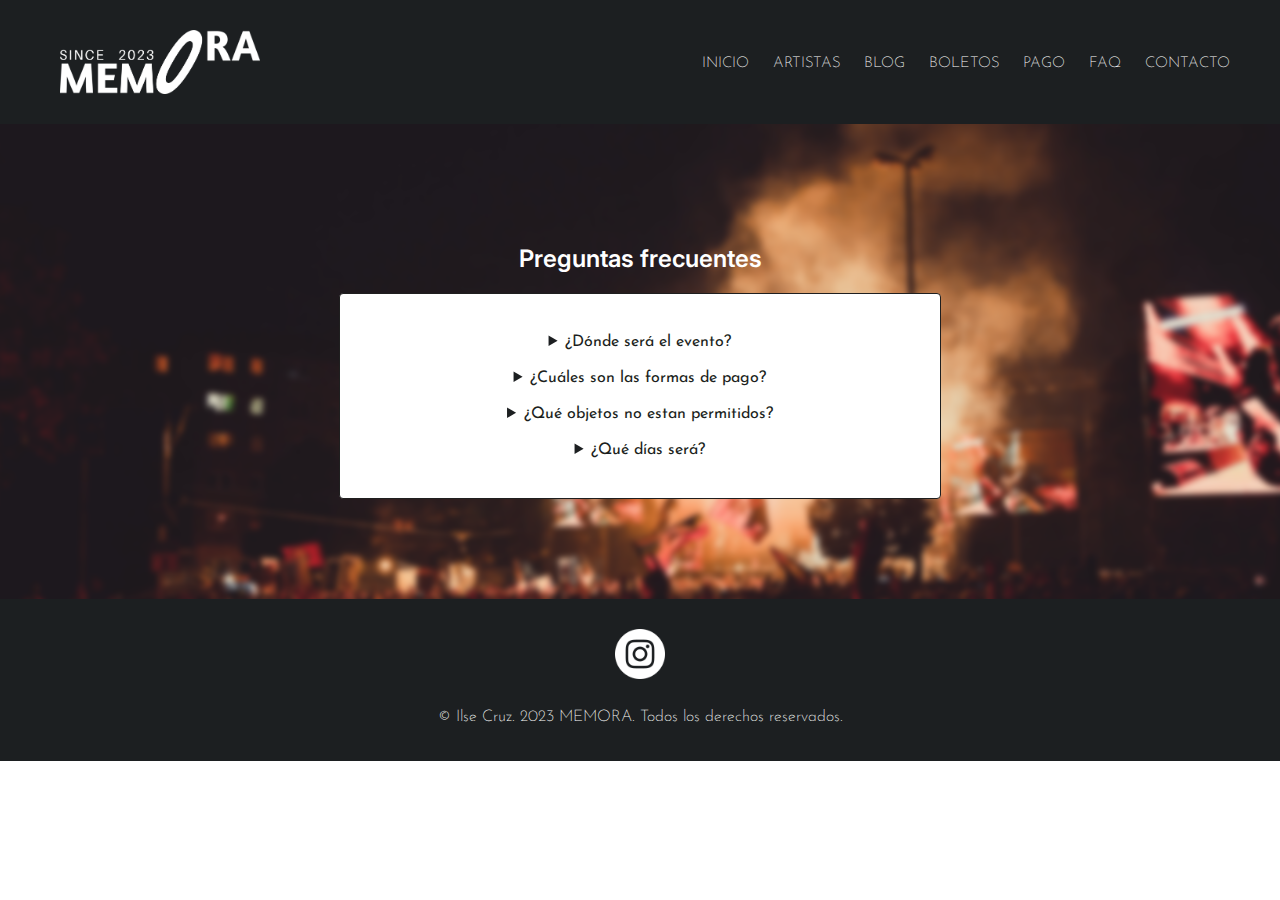
<file: faq.html>
<!DOCTYPE html>
<html lang="es">
<head>
    <meta charset="utf-8">
    <meta name="description" content="Pagina web html5 y css, fase 2">
    <meta name="keywords" content="html, css, codigo, fase 2, web personal, diseño">
    <meta name="viewport" content="width=device-width, initial-scale=1.0">
    <title>FAQ</title>
    <link rel="stylesheet" href="css/estilos.css">
    <link href="https://fonts.googleapis.com/css2?family=Inter:wght@400;500;600;700&family=Josefin+Sans:wght@200;400&display=swap" rel="stylesheet">
</head>
<body>
    <header>
        <img src="img/logo.png" alt="logo">
        <nav>
            <ul>
                <li><a href="index.html">INICIO</a></li>
                <li><a href="artistas.html"> ARTISTAS</a></li>
                <li><a href="blog.html">BLOG</a></li>
                <li><a href="boletos.html">BOLETOS</a></li>
                <li><a href="pago.html">PAGO</a></li>
                <li><a href="#">FAQ</a></li>
                <li><a href="contacto.html">CONTACTO</a></li>
            </ul>
        </nav>
    </header>

    <section class="parallax">
        <div class="banner-text">
           <h2>Preguntas frecuentes</h2>
        </div>

        <div class="faq">
            <details>
                <summary>¿Dónde será el evento? </summary>
                <p>Será en la explanada del parque fundidora en Monterrey, Nuevo León.</p>
            </details>
            <details>
                <summary>¿Cuáles son las formas de pago?</summary>
                <p>Se puede pagar tanto en efectivo y con tarjeta en lugares participantes, sin embargo en línea se acepta únicamente pago con tarjeta.</p>
            </details>
            <details>
                <summary>¿Qué objetos no estan permitidos?</summary>
                <p>Objetos punzocortantes, camaras profesionales, bebidas alcohólicas, drogas, armas y alimentos.</p>
            </details>
            <details>
                <summary>¿Qué días será?</summary>
                <p>Viernes 31 de mayo 2024, sábado 1 de junio 2024 y domingo 2 de junio 2024</p>
            </details>
    
        </div>
    </section>

   
   
    <footer>
        <section id="footer">
                <div class="redes">
                    <a href="https://www.instagram.com/maria.ylucidez/" target="_blank"><img src="img/instagram.png" alt="instagram" width="50px"></a>
                 </div>
        </section>

        <p>&copy; Ilse Cruz. 2023 MEMORA. Todos los derechos reservados.</p>
    </footer>

    <script src="script.js"></script>
</body>
</html>
</file>
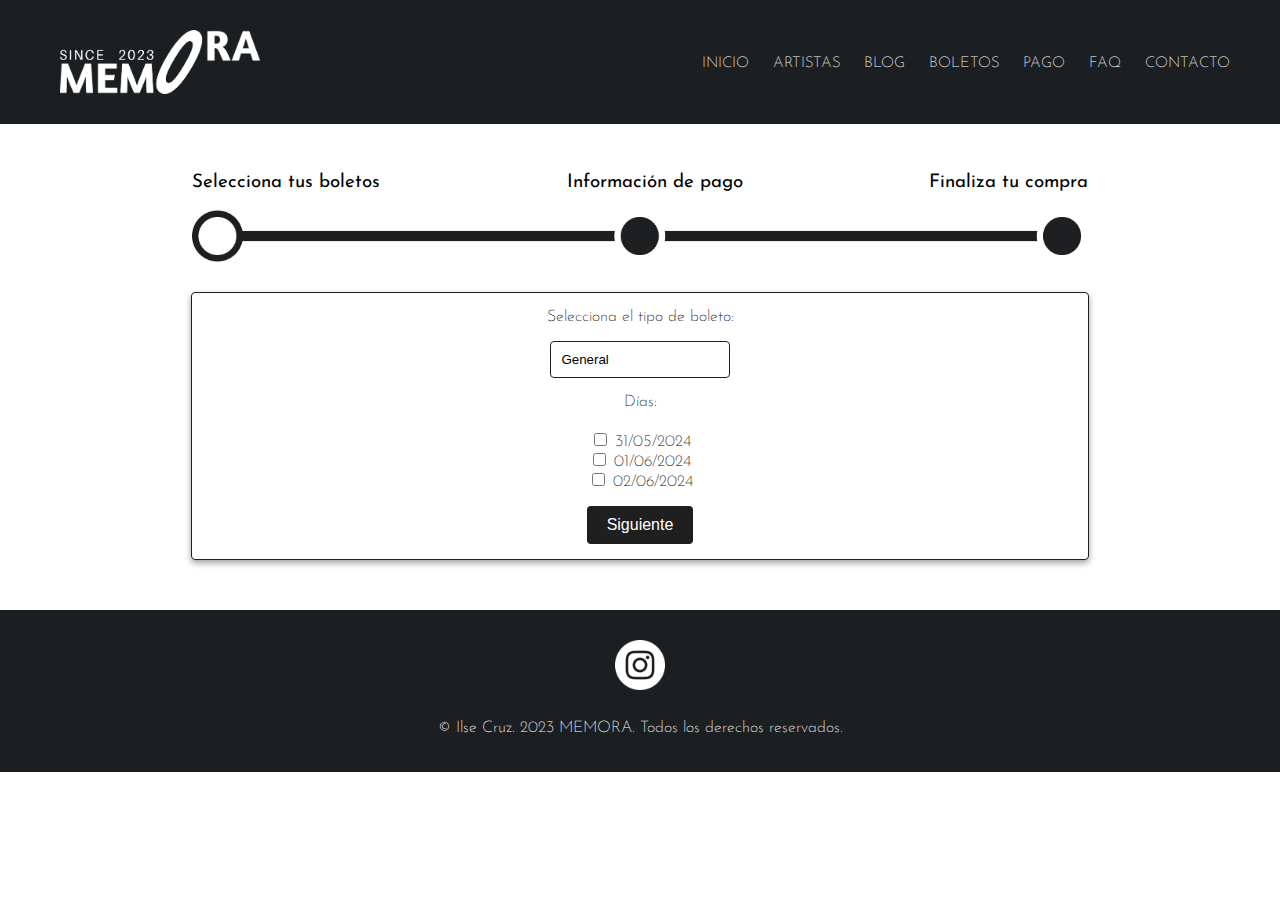
<file: pago.html>
<!DOCTYPE html>
<html lang="es">
<head>
    <meta charset="utf-8">
    <meta name="description" content="Pagina web html5 y css, fase 2">
    <meta name="keywords" content="html, css, codigo, fase 2, web personal, diseño">
    <meta name="viewport" content="width=device-width, initial-scale=1.0">
    <title>Pago</title>
    <link rel="stylesheet" href="css/estilos.css">
    <link href="https://fonts.googleapis.com/css2?family=Inter:wght@400;500;600;700&family=Josefin+Sans:wght@200;400&display=swap" rel="stylesheet">
</head>
<body>
    <header>
        <img src="img/logo.png" alt="logo" >
        <nav>
            <ul>
                <li><a href="index.html">INICIO</a></li>
                <li><a href="artistas.html"> ARTISTAS</a></li>
                <li><a href="blog.html">BLOG</a></li>
                <li><a href="boletos.html">BOLETOS</a></li>
                <li><a href="#">PAGO</a></li>
                <li><a href="faq.html">FAQ</a></li>
                <li><a href="contacto.html">CONTACTO</a></li>
            </ul>
        </nav>
    </header>

    <div id="progreso"> 
        <div class="progreso">
        <h3>Selecciona tus boletos</h3>
        <h3>Información de pago</h3>
        <h3>Finaliza tu compra</h3>
    </div>
        <img src="img/Progreso1@3x.png" alt="">
    </div>
   
    <section id="pago">
            <p>Selecciona el tipo de boleto:</p>
            <select id="bol" >
                <option value="General">General</option>
                <option value="General+">General+</option>
                <option value="VIP">VIP</option>
            </select>
            <p>Días:</p>
            <form action="">
                <input type="checkbox" id="dia1" >
                <label for="dia1"> 31/05/2024</label><br>
                <input type="checkbox" id="dia2">
                <label for="dia2"> 01/06/2024</label><br>
                <input type="checkbox" id="dia3">
                <label for="dia3"> 02/06/2024</label><br><br>
                <a href="pago2.html"><button type="button">Siguiente</button></a>
            </form> 
    </section>


  <footer>
    <section id="footer">
            <div class="redes">
                <a href="https://www.instagram.com/maria.ylucidez/" target="_blank"><img src="img/instagram.png" alt="instagram" width="50px"></a>
             </div>
    </section>

    <p>&copy; Ilse Cruz. 2023 MEMORA. Todos los derechos reservados.</p>
</footer>

<script src="script.js"></script>
</body>
</html>
</file>
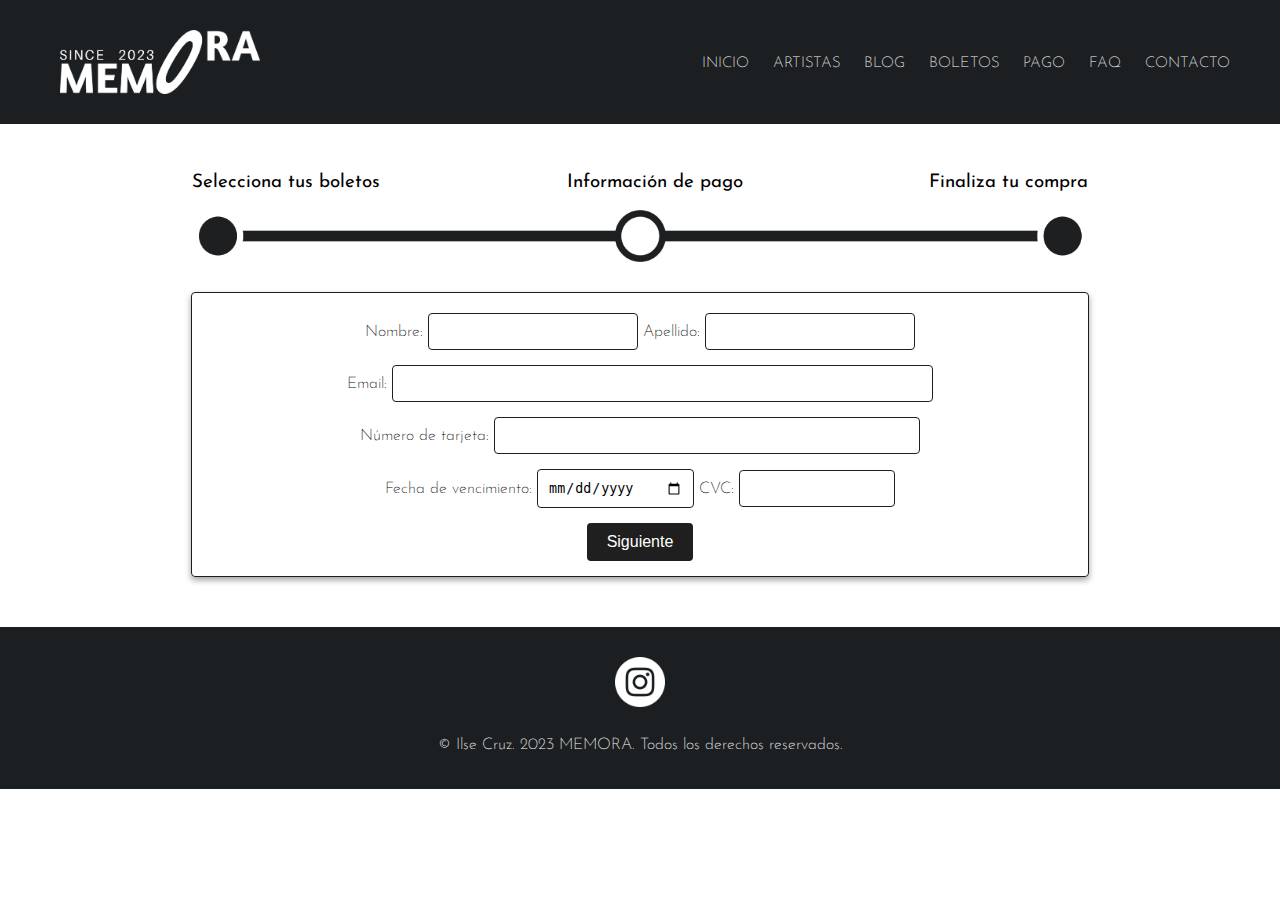
<file: pago2.html>
<!DOCTYPE html>
<html lang="es">
<head>
    <meta charset="utf-8">
    <meta name="description" content="Pagina web html5 y css, fase 2">
    <meta name="keywords" content="html, css, codigo, fase 2, web personal, diseño">
    <meta name="viewport" content="width=device-width, initial-scale=1.0">
    <title>Pago</title>
    <link rel="stylesheet" href="css/estilos.css">
    <link href="https://fonts.googleapis.com/css2?family=Inter:wght@400;500;600;700&family=Josefin+Sans:wght@200;400&display=swap" rel="stylesheet">
</head>
<body>
    <header>
        <img src="img/logo.png" alt="logo" >
        <nav>
            <ul>
                <li><a href="index.html">INICIO</a></li>
                <li><a href="artistas.html"> ARTISTAS</a></li>
                <li><a href="blog.html">BLOG</a></li>
                <li><a href="boletos.html">BOLETOS</a></li>
                <li><a href="pago.html">PAGO</a></li>
                <li><a href="faq.html">FAQ</a></li>
                <li><a href="contacto.html">CONTACTO</a></li>
            </ul>
        </nav>
    </header>

    <div id="progreso"> 
        <div class="progreso">
        <h3>Selecciona tus boletos</h3>
        <h3>Información de pago</h3>
        <h3>Finaliza tu compra</h3>
    </div>
        <img src="img/Progreso2@3x.png" alt="">
    </div>

    <section id="pago">
        <form id="contact-form">
            <div class="form-group">
                <label for="name">Nombre:</label>
                <input type="text" id="name" name="name" required>
                <label for="apellido">Apellido:</label>
                <input type="text" id="apellido" name="name" required>
            </div>
            <div class="form-group">
                <label for="email">Email:</label>
                <input type="email" id="email" name="email" required>
            </div>
            <div class="form-group">
                <label for="numero">Número de tarjeta:</label>
                <input type="text" id="numero" required>
            </div>
            <div class="form-group">
                <label for="fecha">Fecha de vencimiento:</label>
                <input id="fecha" type="date" required>
                <label for="cvc">CVC:</label>
                <input type="text" name="CVC" id="cvc">
            </div>

            <a href="pago3.html"><button type="button">Siguiente</button></a>
        </form>
</section>

    <footer>
        <section id="footer">
                <div class="redes">
                    <a href="https://www.instagram.com/maria.ylucidez/" target="_blank"><img src="img/instagram.png" alt="instagram" width="50px"></a>
                 </div>
        </section>
    
        <p>&copy; Ilse Cruz. 2023 MEMORA. Todos los derechos reservados.</p>
    </footer>
    
    <script src="script.js"></script>
    </body>
    </html>
</file>
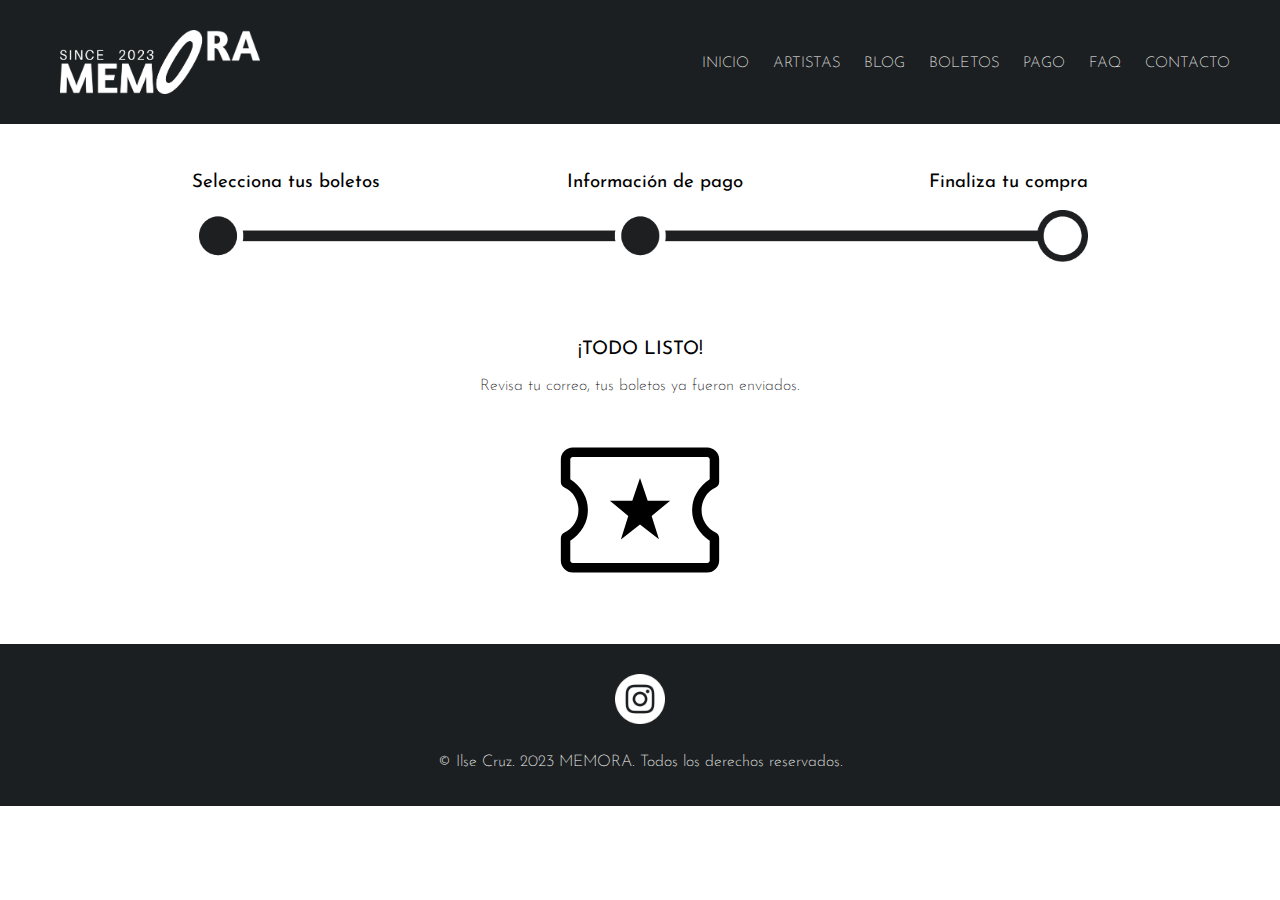
<file: pago3.html>
<!DOCTYPE html>
<html lang="es">
<head>
    <meta charset="utf-8">
    <meta name="description" content="Pagina web html5 y css, fase 2">
    <meta name="keywords" content="html, css, codigo, fase 2, web personal, diseño">
    <meta name="viewport" content="width=device-width, initial-scale=1.0">
    <title>Pago</title>
    <link rel="stylesheet" href="css/estilos.css">
    <link href="https://fonts.googleapis.com/css2?family=Inter:wght@400;500;600;700&family=Josefin+Sans:wght@200;400&display=swap" rel="stylesheet">
    <link rel="stylesheet" href="https://fonts.googleapis.com/css2?family=Material+Symbols+Outlined:opsz,wght,FILL,GRAD@24,400,0,0" />
</head>
<body>
    <header>
        <img src="img/logo.png" alt="logo" >
        <nav>
            <ul>
                <li><a href="index.html">INICIO</a></li>
                <li><a href="artistas.html"> ARTISTAS</a></li>
                <li><a href="blog.html">BLOG</a></li>
                <li><a href="boletos.html">BOLETOS</a></li>
                <li><a href="pago.html">PAGO</a></li>
                <li><a href="faq.html">FAQ</a></li>
                <li><a href="contacto.html">CONTACTO</a></li>
            </ul>
        </nav>
    </header>

    <div id="progreso"> 
        <div class="progreso">
        <h3>Selecciona tus boletos</h3>
        <h3>Información de pago</h3>
        <h3>Finaliza tu compra</h3>
    </div>
        <img src="img/Progreso3@3x.png" alt="">
    </div>

    <div class="mensaje">
    <h3>¡TODO LISTO!</h3>
    <p>Revisa tu correo, tus boletos ya fueron enviados.</p>
    <img src="img/ticket.svg" alt="">
    </div>
    <footer>
        <section id="footer">
                <div class="redes">
                    <a href="https://www.instagram.com/maria.ylucidez/" target="_blank"><img src="img/instagram.png" alt="instagram" width="50px"></a>
                 </div>
        </section>
    
        <p>&copy; Ilse Cruz. 2023 MEMORA. Todos los derechos reservados.</p>
    </footer>
    
    <script src="script.js"></script>
    </body>
    </html>
</file>
<file: css/estilos.css>
h2{
    font-family: 'Inter', sans-serif;
    font-weight: 600;
}

p,a,li{
    font-family: 'Josefin Sans', sans-serif;
    font-weight: 200;
}

h3{
    font-family: 'Josefin Sans', sans-serif;
    font-weight: 400;
}

h1{
    font-family: 'Inter', sans-serif;
    font-weight: 700;
}

body{
    padding: 0;
    margin: 0;
}
/*header*/
header{
    background-color: #1c1f21;
    justify-content: space-between;
    display: flex;
    align-items: center;
    padding: 20px 50px;
    font-family: 'Inter', sans-serif;
    font-weight: 500;
    font-size: 15px;
}

header img{
    padding: 10px;
    width: 200px;

}

nav ul{
    list-style-type: none;
    margin: 0;
}

nav ul li{
    display: inline;
    padding-left: 20px;
}

nav ul li a{
    color: #ffffff;
    text-decoration: none;
}

/*banner*/
.parallax{
    align-content: center;    
    color: #ffffff;
    background-image: url("banner.png");
    padding: 100px;
    text-align: center;

    background-attachment: fixed;
  background-position: center;
  background-repeat: no-repeat;
  background-size: cover;
  height: 100%; 
}

.parallax.bottom{
    padding: 30px;
}

/*proximos eventos*/
#proximos_eventos{
    display: flex;
    margin: 20px;
}

.proximos{
    display: flex;
    justify-content: space-between;
    flex-basis: 100%;
}

.evento{
    margin: 10px;
    padding: 0px;
    width: 100%;
    border: 1px solid #1c1f21;
    border-radius: 4px;
    transition: transform 0.3s ease;
    box-shadow: 0 3px 6px rgb(160, 160, 160);

}

.evento:hover{
    transform: scale(1.1);

}

.evento img{
    margin: 0 auto;
    width: 100%;
    border-radius: 4px 4px 0px 0px ;
}

.evento p{
    padding: 0px 10px;
}
.evento h3{
    padding: 0px 10px;
}

/*video*/
#video{
    background-color: #1c1f21;
}

.container{
    display: flex;
    flex-direction: row;
    align-items: center;
    justify-content: space-between;
    
    padding: 20px 40px;
    color:#ffffff;
}

.video {
    padding: 20px;
    flex-basis: 50%;

}

.right_column {
    color:#ffffff;
    text-align: center;
    padding: 20px;
    flex-basis: 50%;
}

/*contacto*/

#contact{
    width: 300px;
    text-align: center;
    margin: auto;
    padding: 20px 20px;
    border: 1px solid #1c1f21;
    border-radius: 4px;
    font-family: 'Josefin Sans', sans-serif;
    font-weight: 400;
    background-color: #ffffff;
    color: #000000;
}


#contact p {
    margin-bottom: 20px;
}

#contact ul{
    list-style: none;
    margin: 0;
    padding: 0;
}

#contact ul li{
    margin-bottom: 10px;
    
}

#contact form{
    margin-top: 20px;
}

#contact form .form-group{
    margin-bottom: 15px;
}

#contact form label{
    display: block;
    font-weight: bold;
    margin-bottom: 5px;
}

#contact form input,
#contact form textarea{
    width: 80%;
    padding: 10px;
    border: 1px solid #1f1f1f;
    border-radius: 4px;
}

#contact form button{
    background-color: #1f1f1f;
    color: #fff;
    padding: 10px 20px;
    border: none;
    border-radius: 4px;
    cursor: pointer;
    font-size: 16px;
    
}

/*estilos footer*/
#footer{
    display: flex;
    flex-direction: row;
    align-items: center;
    justify-content: center;
    padding: 10px;
}

footer {
    background-color: #1c1f21;
    color: #fff;
    text-align: center;
    padding: 20px;
}

/*noticia*/
#blog{
    margin: 30px;
    padding: 10px 0px;

}

.destacado{
    text-align: center;
    margin-bottom: 20px;
}

.noticias{
    display: grid;
    grid-template-columns: repeat(3, 1fr);
    gap: 20px;
}

.noticia{
    
    border: 1px solid #1c1f21;
    border-radius: 4px;
    overflow: hidden;
    transition: transform 0.3s ease, box-shadow 0.3s ease;
    box-shadow: 0 3px 6px rgb(160, 160, 160);
    cursor: pointer;
}

.noticia.grande{
    grid-column: span 3;
}

.noticia:hover{
    transform: scale(1.05);
}

.noticia img{
    border-radius: 4px 4px 0px 0px;
    max-width: 100%;
    display: block;
}

.description{
    padding: 10px;
    text-align: center;
}

/*slideshow*/
.image-slideshow {
    max-width: 1000px;
    position: relative;
    margin: 20px auto;
    text-align: center;
}
  
.image-slideshow img {
    width: 50%;
}
  
.fade {
    animation-name: fade;
    animation-duration: 3s;
}
  
@keyframes fade {
    from {opacity: .7}
    to {opacity: 1}
}
  
/*menu*/

.menu img{
    width: 10px;
}

.menu ul{
    padding: 0px;
    list-style-type: none;
    margin: 20px 0px 0px 0px;
}

.menu ul li{
    display: inline;
    font-family: 'Josefin Sans', sans-serif;
    font-weight: 400;
    padding-left: 20px;
}

.menu ul li a{
    color: #1f1f1f;
    text-decoration: none;
}

/*notas*/

#nota{
    padding: 0 30px;
    margin: 0px;
}

#nota .container{
    padding: 0px;
    color:#1f1f1f;
    padding-bottom: 30px;
}

#nota img{
    text-align: center;
}

#nota .video{
    text-align: left;
    padding: 0 10px 0 0;
}

#nota .right_column{
    padding: 0 0 0 10px;

}

#nota .right_column p{
    text-align: left;
}
/*precios*/
#boletos{
    display: flex;
    margin: 0px 100px;
}
.tarjeta{
    padding-bottom: 10px;
    text-align: center;
    margin: 10px;
    overflow: hidden;
    width: 100%;
    border-radius: 4px;
    transition: all 0.3s ease;
    box-shadow: 0 3px 6px rgb(160, 160, 160);
    border: 1px solid #1c1f21;

}

.tarjeta:hover{
    color: #fff;
    background-color: #1c1f21;
    transform: scale(1.1);
    transition: all .3s .3s ease-in;
}

.tarjeta img{
position: relative;    
width: 100%;
    margin: 0 auto;
    border-radius: 4px 4px 0px 0px ;
}

.tarjeta p{
    text-align: left;
    padding: 0px 20px;
}
.tarjeta ul{
    text-align: left;
    padding: 0px 40px;
}
.tarjeta h2{
    text-align: center;
    padding: 0px;
}

.tarjeta button{
    text-align: center;
    background-color: #1f1f1f;
    color: #fff;
    padding: 10px 20px;
    border: none;
    border-radius: 4px;
    cursor: pointer;
    font-size: 16px;
    overflow: hidden;
    box-shadow: 0 3px 6px rgb(160, 160, 160);
}

.tarjeta:hover button{
    background-color: #fff;
    color: #1c1f21;
    transition: all .3s .3s ease-in;

}

/*pago*/

.progreso {
    padding-top: 30px;
 display: flex;
 margin-left: auto;
 margin-right: auto;
 justify-content: space-between;
 width:70%;
}

#progreso img{
    display: block;
    margin-left: auto;
    margin-right: auto;
    width: 70%;
    padding-bottom: 30px;
}

#pago{
    border-radius: 4px;
    display: block;
    margin-left: auto;
    margin-right: auto;
    box-shadow: 0 3px 6px rgb(160, 160, 160);
    border: 1px solid #1c1f21;
    text-align: center;
    width: 70%;
    padding-bottom: 10px;
    margin: 0px auto 50px auto;
    font-family: 'Josefin Sans', sans-serif;
    font-weight: 200;
}

#bol{
    width: 20%;
    padding: 10px;
    border: 1px solid #1f1f1f;
    border-radius: 4px;
  
}

#pago select{
    -webkit-appearance: none;
    -moz-appearance: none;
    appearance: none;
    background-color: #fff;
}

#pago button{
  text-align: center;
 background-color: #1f1f1f;
 color: #fff;
  padding: 10px 20px;
  margin-bottom: 5px;
  border: none;
  border-radius: 4px;
 cursor: pointer;
  font-size: 16px;
}

#pago form{
    margin-top: 20px;
}

#pago form .form-group{
    margin-bottom: 15px;
}

#pago form label{
    margin-bottom: 5px;
   
}

#pago form input{
    padding: 10px;
    border: 1px solid #1f1f1f;
    border-radius: 4px;
}

#pago #apellido,
#pago #name{
    
   width: 21%;
}
#pago #email{
    width: 58%;
}
#pago #numero{
    width: 45%;
}

#pago #cvc,
#pago #fecha{
    width: 15%;

}

.mensaje{
    text-align: center;
    padding: 30px;
}

.mensaje img{
    width: 200px;
}

/*faq*/

.faq{
    display: block;
    margin-left: auto;
    margin-right: auto;
    width: 50%;
    border-radius: 4px;
    background-color: #fff;
    color: #1c1f21;
    padding: 30px 30px;
    padding-bottom: 30px;
    border: 1px solid #1f1f1f;

}
.faq details{
    padding: 10px;
}

.faq summary{
    font-family: 'Josefin Sans', sans-serif;
    font-weight: 400;
}
/*pagina contacto*/
.container1{
    display: flex;
    flex-direction: row;
    align-items: center;
    justify-content: space-between;
    padding: 0px 50px 50px 50px;
}

.left-column1 {
    padding: 20px;
    flex-basis: 50%;
}

.right_column1 {
    padding: 20px;
    flex-basis: 50%;
}

#contact1{
    background-color: #fff;
    padding: 50px;
    text-align: center;
}

#contact1 .container1{
    display: flex;
    flex-direction: row;
    align-items: center;
    justify-content: space-between;
}

#contact1 .left-column1{
    flex-basis: 50%;
    text-align: left;
}

#contact1 .right_column1{
    flex-basis: 50%;
    text-align: left;
}

#contact1 p {
    margin-bottom: 20px;
}

#contact1 ul{
    list-style: none;
    margin: 0;
    padding: 0;
}

#contact1 ul li{
    margin-bottom: 10px;
}

#contact1 form{
    margin-top: 20px;
}

#contact1 form .form-group{
    margin-bottom: 15px;
}

#contact1 form label{
    font-family: 'Josefin Sans', sans-serif;
    font-weight: 400;

    display: block;
    margin-bottom: 5px;
}

#contact1 form input,
#contact1 form textarea{
    width: 100%;
    padding: 10px;
    border: 1px solid #1c1f21;
    border-radius: 4px;
}

#contact1 form button{
    background-color: #1c1f21;
    color: #fff;
    padding: 10px 20px;
    border: none;
    border-radius: 4px;
    cursor: pointer;
    font-size: 16px;
}
</file>
